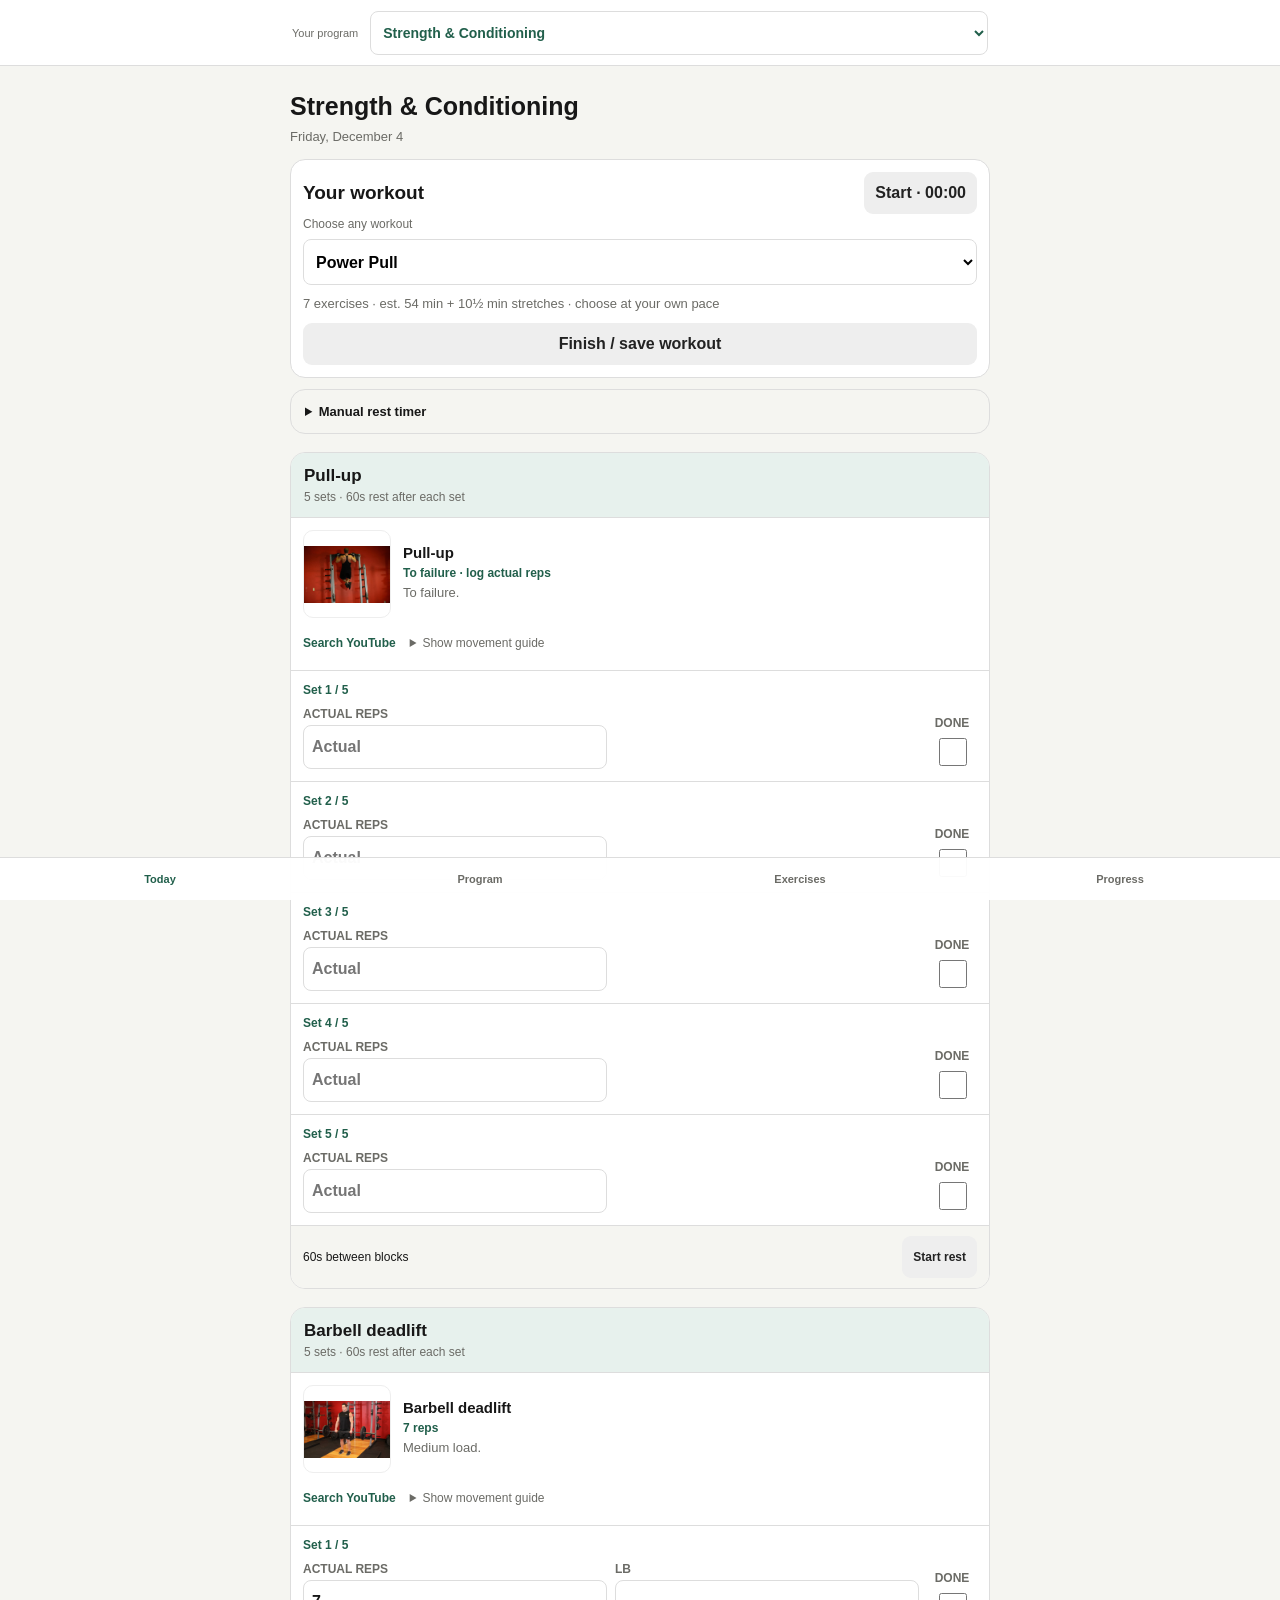
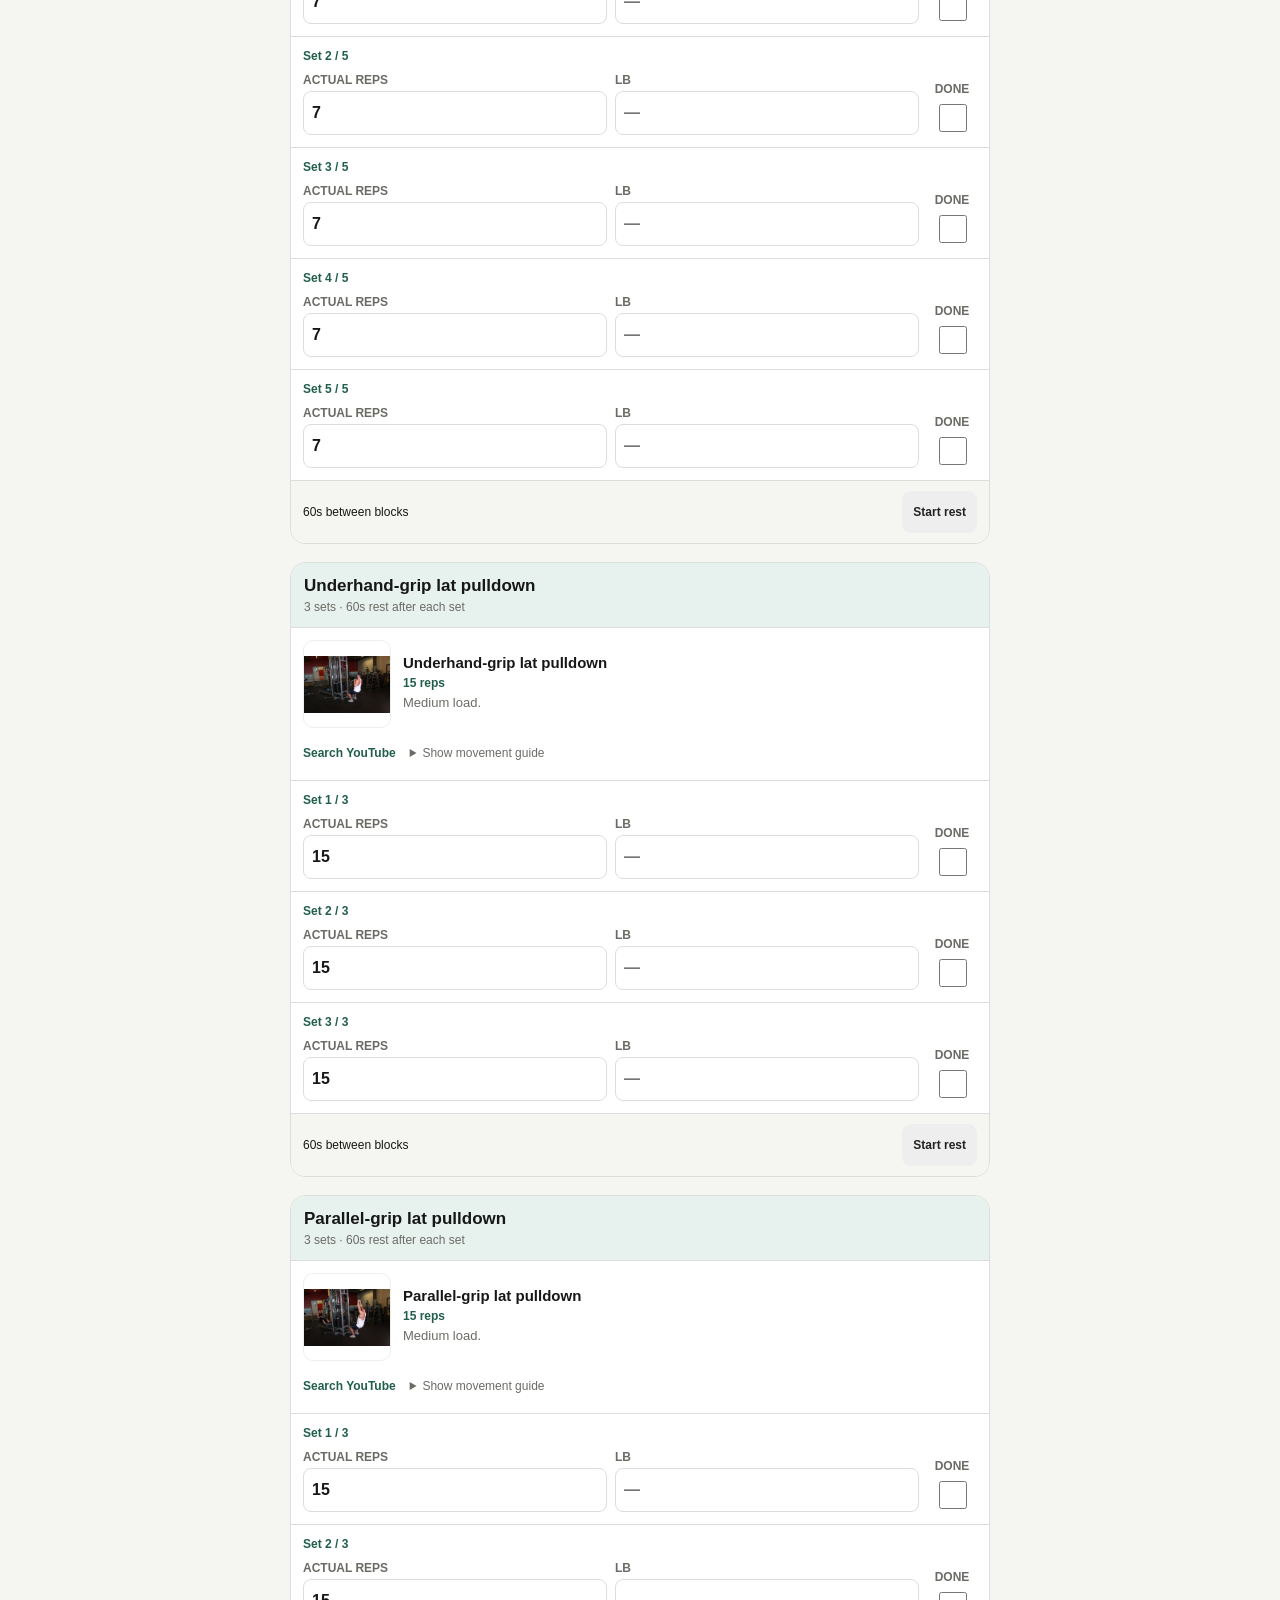
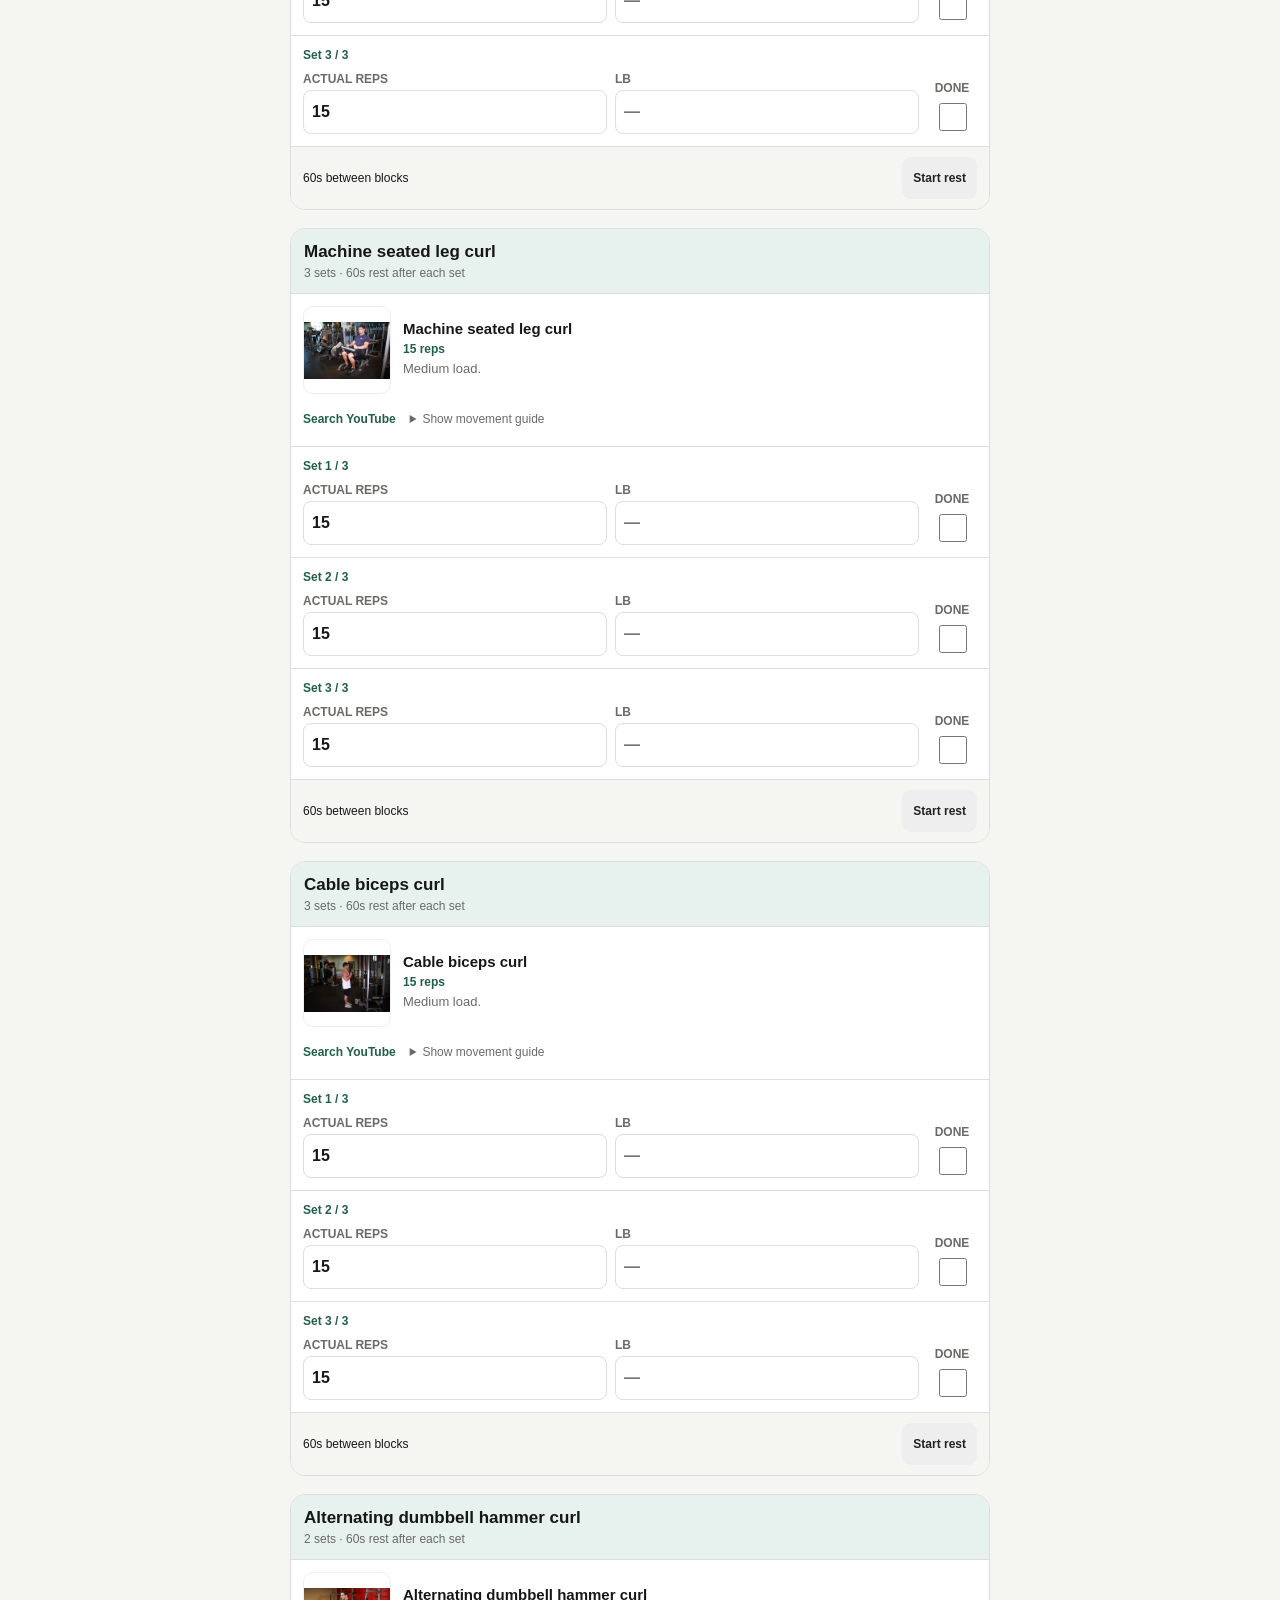
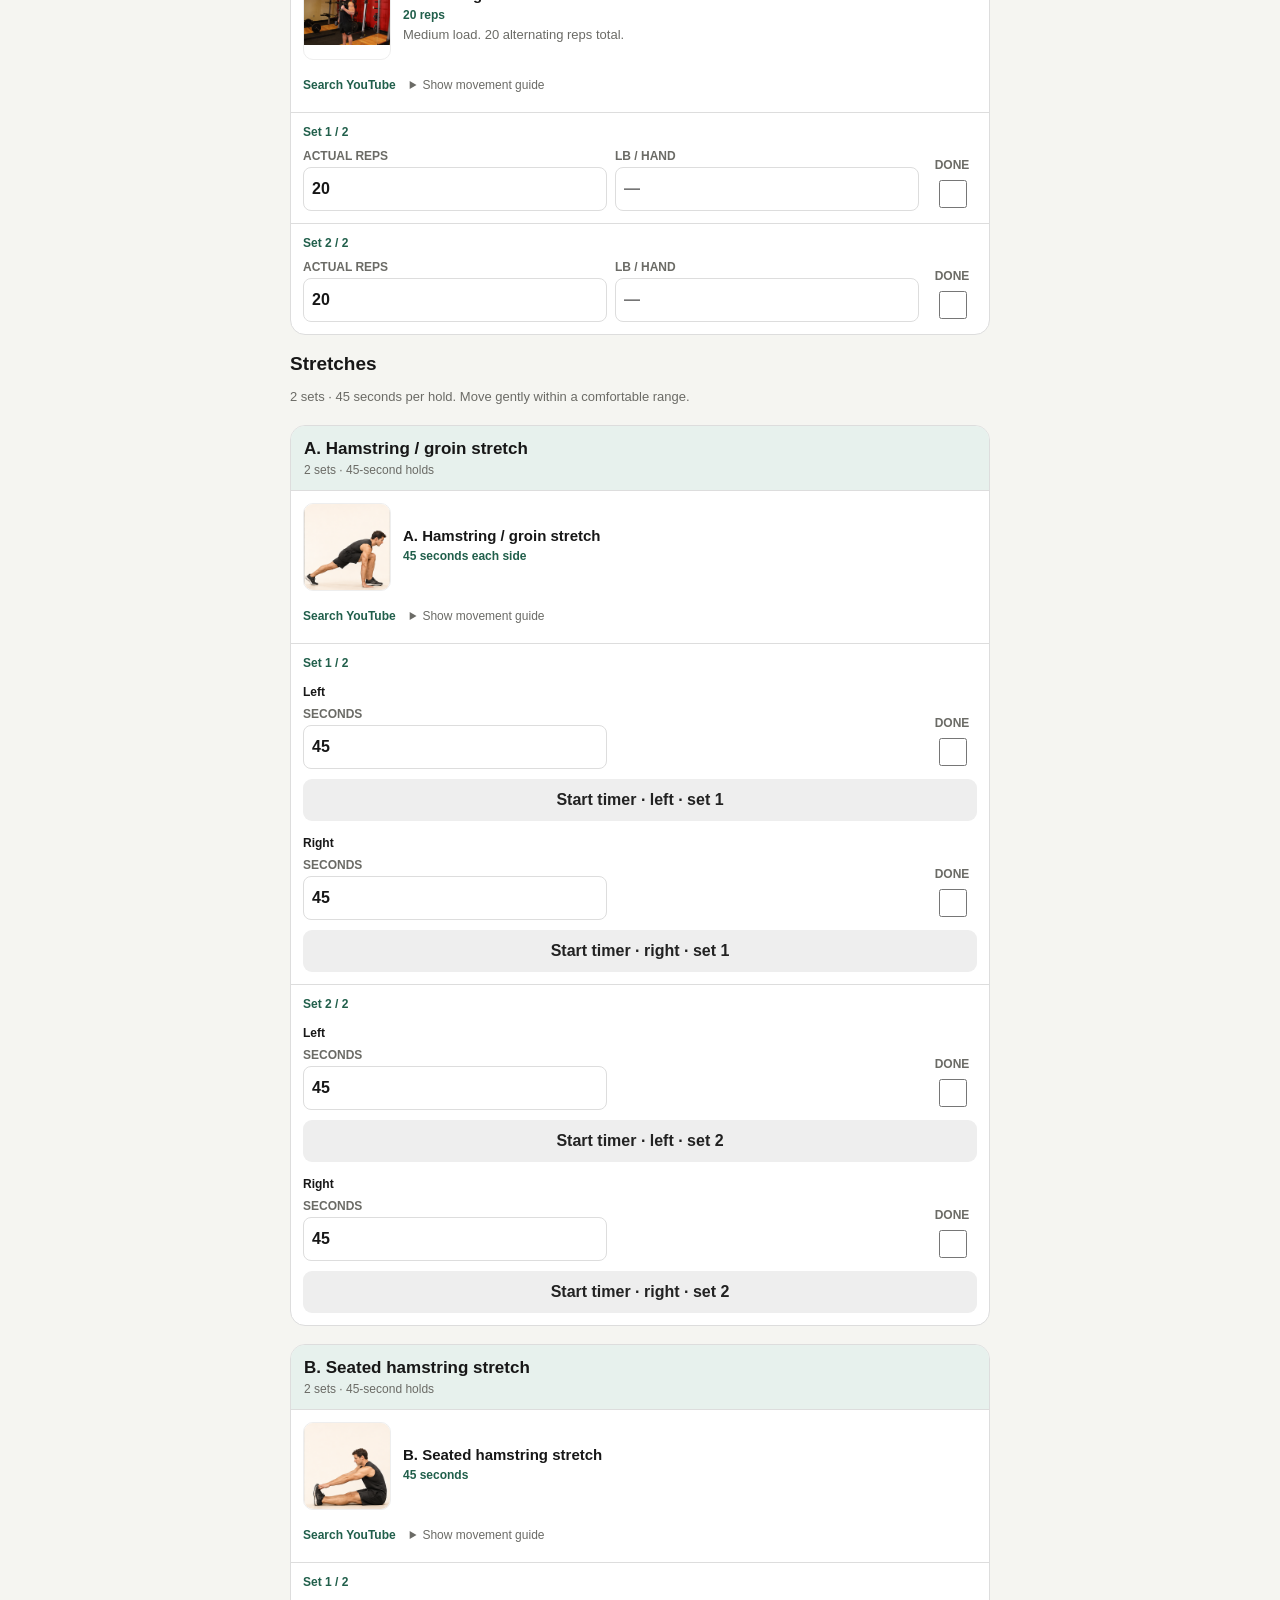
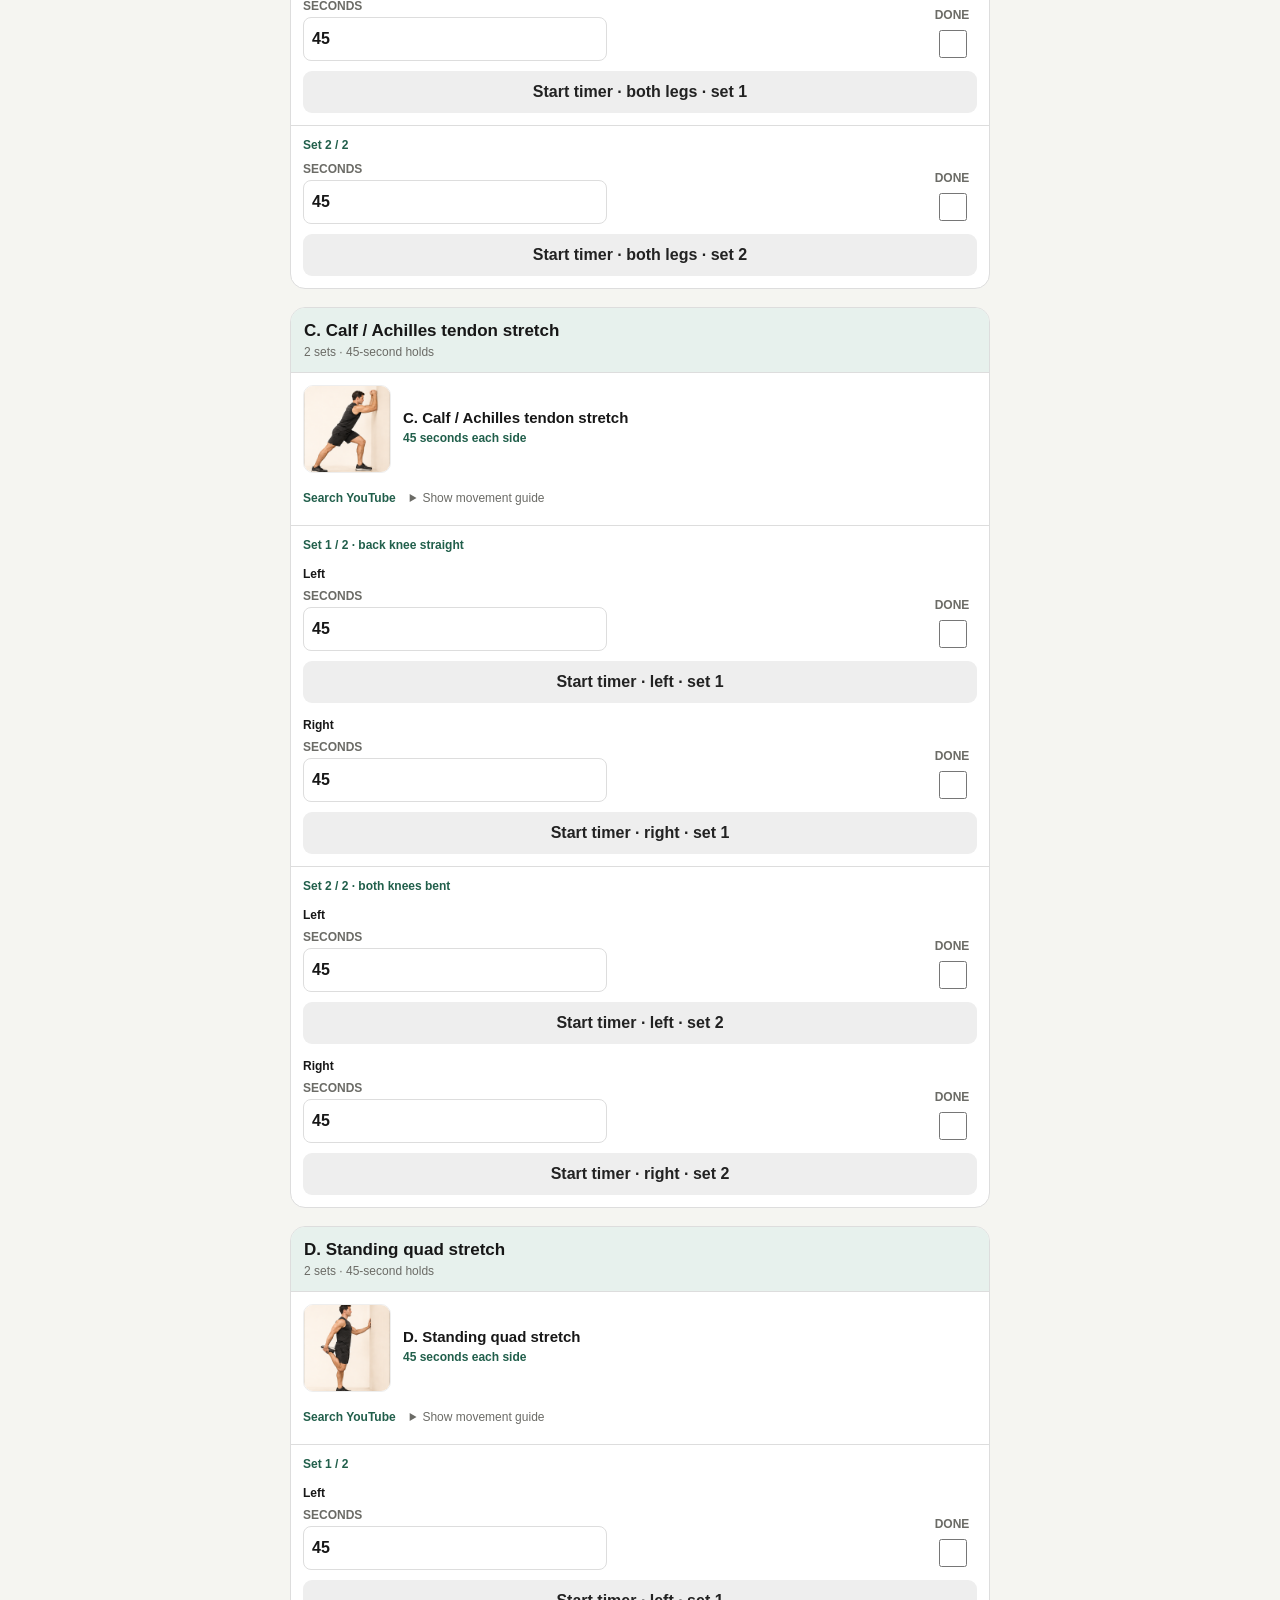
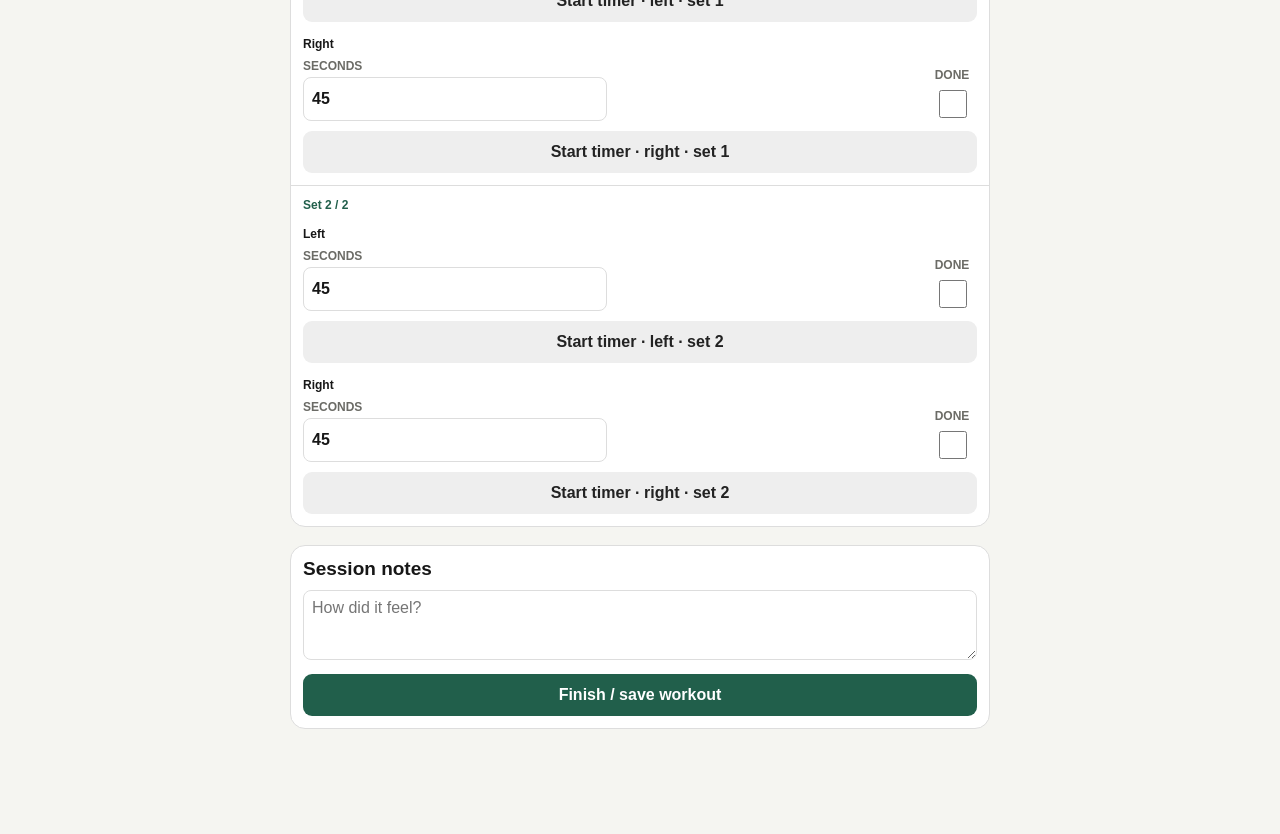
<file: index.html>
<!doctype html>
<html lang="en">
<head>
  <meta charset="utf-8">
  <meta name="viewport" content="width=device-width,initial-scale=1,viewport-fit=cover">
  <meta name="theme-color" content="#215f4b">
  <title>Strength &amp; Conditioning</title>
  <link rel="icon" href="data:,">
  <link rel="stylesheet" href="styles.css?v=20261112">
  <link rel="stylesheet" href="strength.css?v=20261122-1">
  <script src="strength-data.js?v=20261122-2" defer></script>
  <script src="strength-app.js?v=20261122-2" defer></script>
</head>
<body>
  <header class="program-switcher">
    <label for="programChoice">Your program</label>
    <select id="programChoice"><option value="strength">Strength &amp; Conditioning</option><option value="bangtao">Bangtao Prep</option></select>
  </header>
  <div id="storageNotice" role="status" hidden></div>
  <main id="strengthShell">
    <div class="wrap">
      <section id="today" class="active" aria-labelledby="todayTitle">
        <h1 id="todayTitle">Strength &amp; Conditioning</h1>
        <p id="date" class="muted"></p>
        <div class="card">
          <div class="head"><h2>Your workout</h2><button id="sessionToggle" class="secondary" aria-label="Start session timer">Start · <span id="sessionTime">00:00</span></button></div>
          <label class="micro" for="workoutChoice">Choose any workout</label>
          <select id="workoutChoice"></select>
          <div id="workoutSummary" class="muted"></div><p id="weightHint" class="micro" hidden>Grey weights are from a previous workout. Tick Done to confirm or enter a new weight.</p>
          <div id="sessionStatus" role="status"></div><button class="secondary full" data-action="finishWorkout">Finish / save workout</button>
        </div>
        <details class="card manual-rest"><summary>Manual rest timer</summary><p class="muted">Automatic rest follows each exercise or round. Start a different rest here.</p><div class="row" id="manualRestChoices"></div></details>
        <div id="todayPlan"></div>
        <div class="card"><h2>Session notes</h2><label class="sr-only" for="notes">Session notes</label><textarea id="notes" placeholder="How did it feel?"></textarea><button id="saveWorkout" class="full">Finish / save workout</button></div>
      </section>
      <section id="program" aria-labelledby="programTitle"><h1 id="programTitle">Your program</h1><p class="muted">Choose the session that fits your day. Targets stay fixed; log the reps and weights you actually use.</p><div id="programList"></div></section>
      <section id="library" aria-labelledby="libraryTitle"><h1 id="libraryTitle">Exercises</h1><label for="librarySearch">Search exercises</label><input type="search" id="librarySearch" placeholder="Exercise name"><label for="libraryFilter">Workout</label><select id="libraryFilter"><option value="">All workouts</option></select><p class="muted">Movement guides shared across your workouts. Sets and targets belong to each workout.</p><div id="libraryList"></div><p class="micro">Reference photos: <a href="assets/exercises/SOURCES.md">sources and credits</a>.</p></section>
      <section id="progress" aria-labelledby="progressTitle"><h1 id="progressTitle">Progress</h1><div class="card summary-metrics"><div>Completed sessions <b id="logged" class="big">0</b></div></div><div id="history"></div><div class="card"><h2>Backup your data</h2><p class="muted">Download both programs’ data. Restore a backup in an empty browser.</p><button id="exportData" class="secondary">Download backup</button> <label class="backup-import">Restore backup <input id="importData" type="file" accept="application/json,.json"></label><p id="backupStatus" role="status" class="muted"></p></div></section>
    </div>
    <nav class="tabs" aria-label="Main navigation">
      <button data-tab="today" class="active" aria-current="page">Today</button><button data-tab="program">Program</button><button data-tab="library">Exercises</button><button data-tab="progress">Progress</button>
    </nav>
    <aside id="restTimer" class="floating-timer" role="status" hidden><div><b id="restLabel">Rest</b><span id="restCount" aria-live="off">01:00</span></div><div class="rest-actions"><button class="secondary" data-adjust-rest="15">+15s</button><button class="secondary" data-adjust-rest="30">+30s</button><button id="skipRest" class="secondary">Skip</button></div></aside>
    <aside id="exerciseTimer" class="floating-timer exercise-clock" role="status" hidden><div><b id="exerciseLabel">Exercise</b><span id="exerciseCount" aria-live="off">00:20</span></div><button id="cancelExercise" class="secondary">Cancel</button></aside>
  </main>
  <div id="legacyMount" hidden></div>
</body>
</html>
</file>
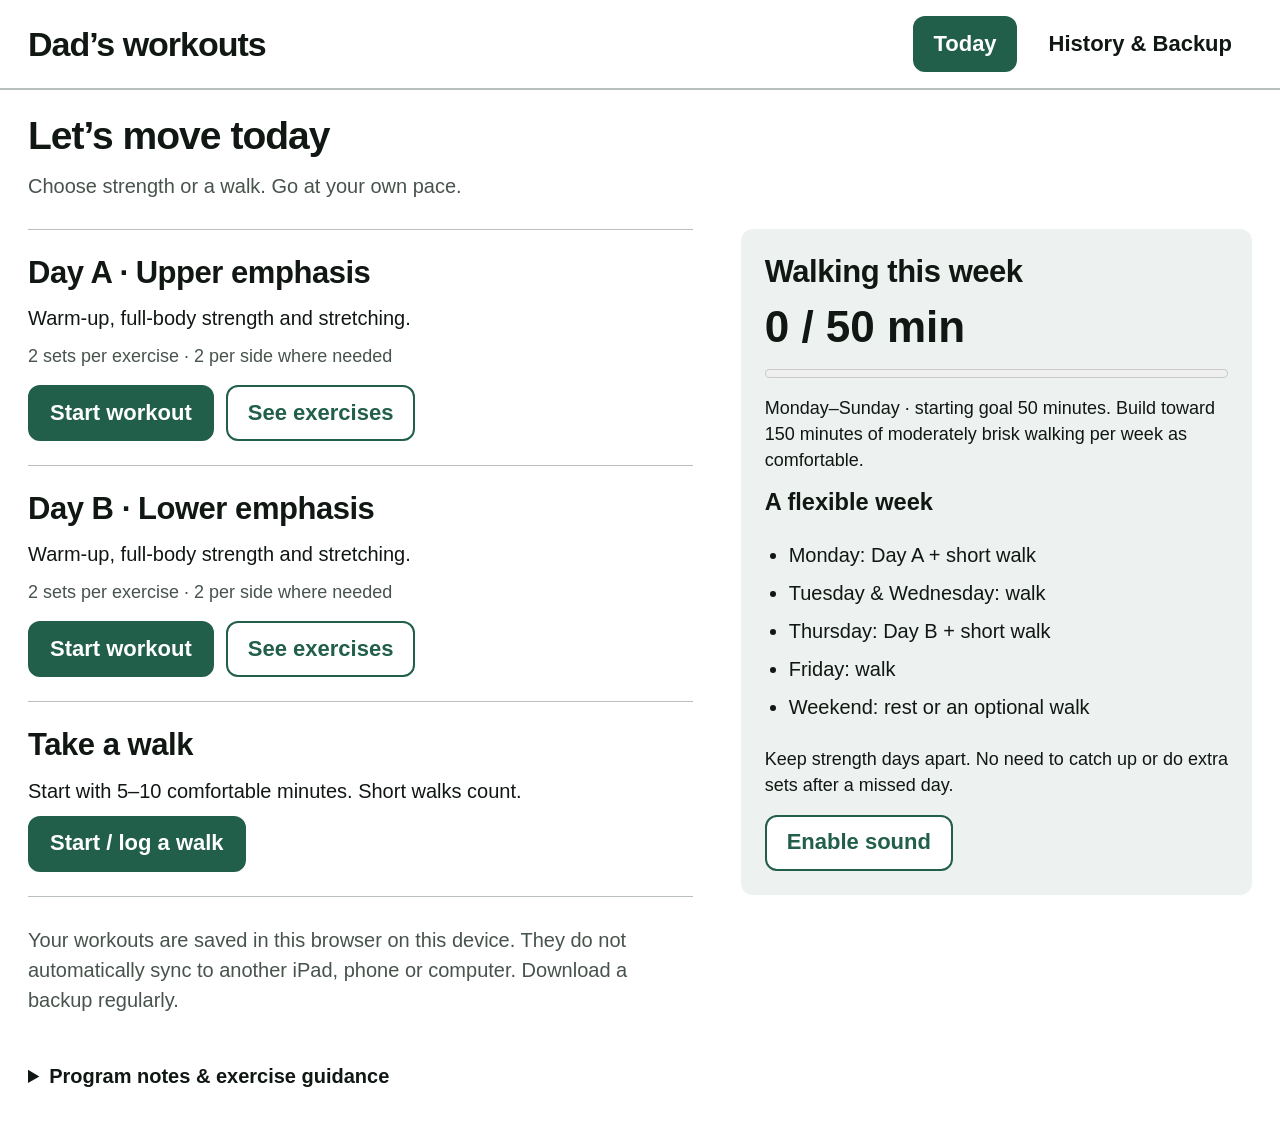
<file: dad/index.html>
<!doctype html>
<html lang="en">
<head>
  <meta charset="utf-8">
  <meta name="viewport" content="width=device-width, initial-scale=1, viewport-fit=cover">
  <meta name="theme-color" content="#215f4b">
  <meta name="description" content="Simple strength, mobility and walking workouts. Saved on your device.">
  <title>Dad’s workouts</title>
  <link rel="icon" href="data:,">
  <link rel="stylesheet" href="styles.css?v=sides-and-holds-20261128">
  <script src="workouts.js?v=sides-and-holds-20261128" defer></script>
  <script src="storage.js?v=sides-and-holds-20261128" defer></script>
  <script src="app.js?v=sides-and-holds-20261128" defer></script>
</head>
<body>
  <a class="skip-link" href="#main">Skip to workout</a>
  <header class="site-header">
    <a class="brand" href="#today">Dad’s workouts</a>
    <nav aria-label="Main navigation">
      <a href="#today" id="navToday">Today</a>
      <a href="#history" id="navHistory">History &amp; Backup</a>
    </nav>
  </header>
  <div id="storageNotice" class="notice danger" role="alert" hidden></div>
  <div id="announcement" class="sr-only" role="status" aria-live="polite"></div>
  <main id="main" tabindex="-1"></main>
  <aside id="timerPanel" class="timer-panel" aria-label="Workout timer" hidden></aside>
  <dialog id="confirmDialog" aria-labelledby="dialogTitle">
    <h2 id="dialogTitle"></h2><p id="dialogMessage"></p>
    <div class="button-row"><button id="dialogCancel" class="secondary">Go back</button><button id="dialogConfirm">Save workout</button></div>
  </dialog>
  <noscript><p class="notice">Please enable JavaScript to use the workout tracker.</p></noscript>
</body>
</html>
</file>
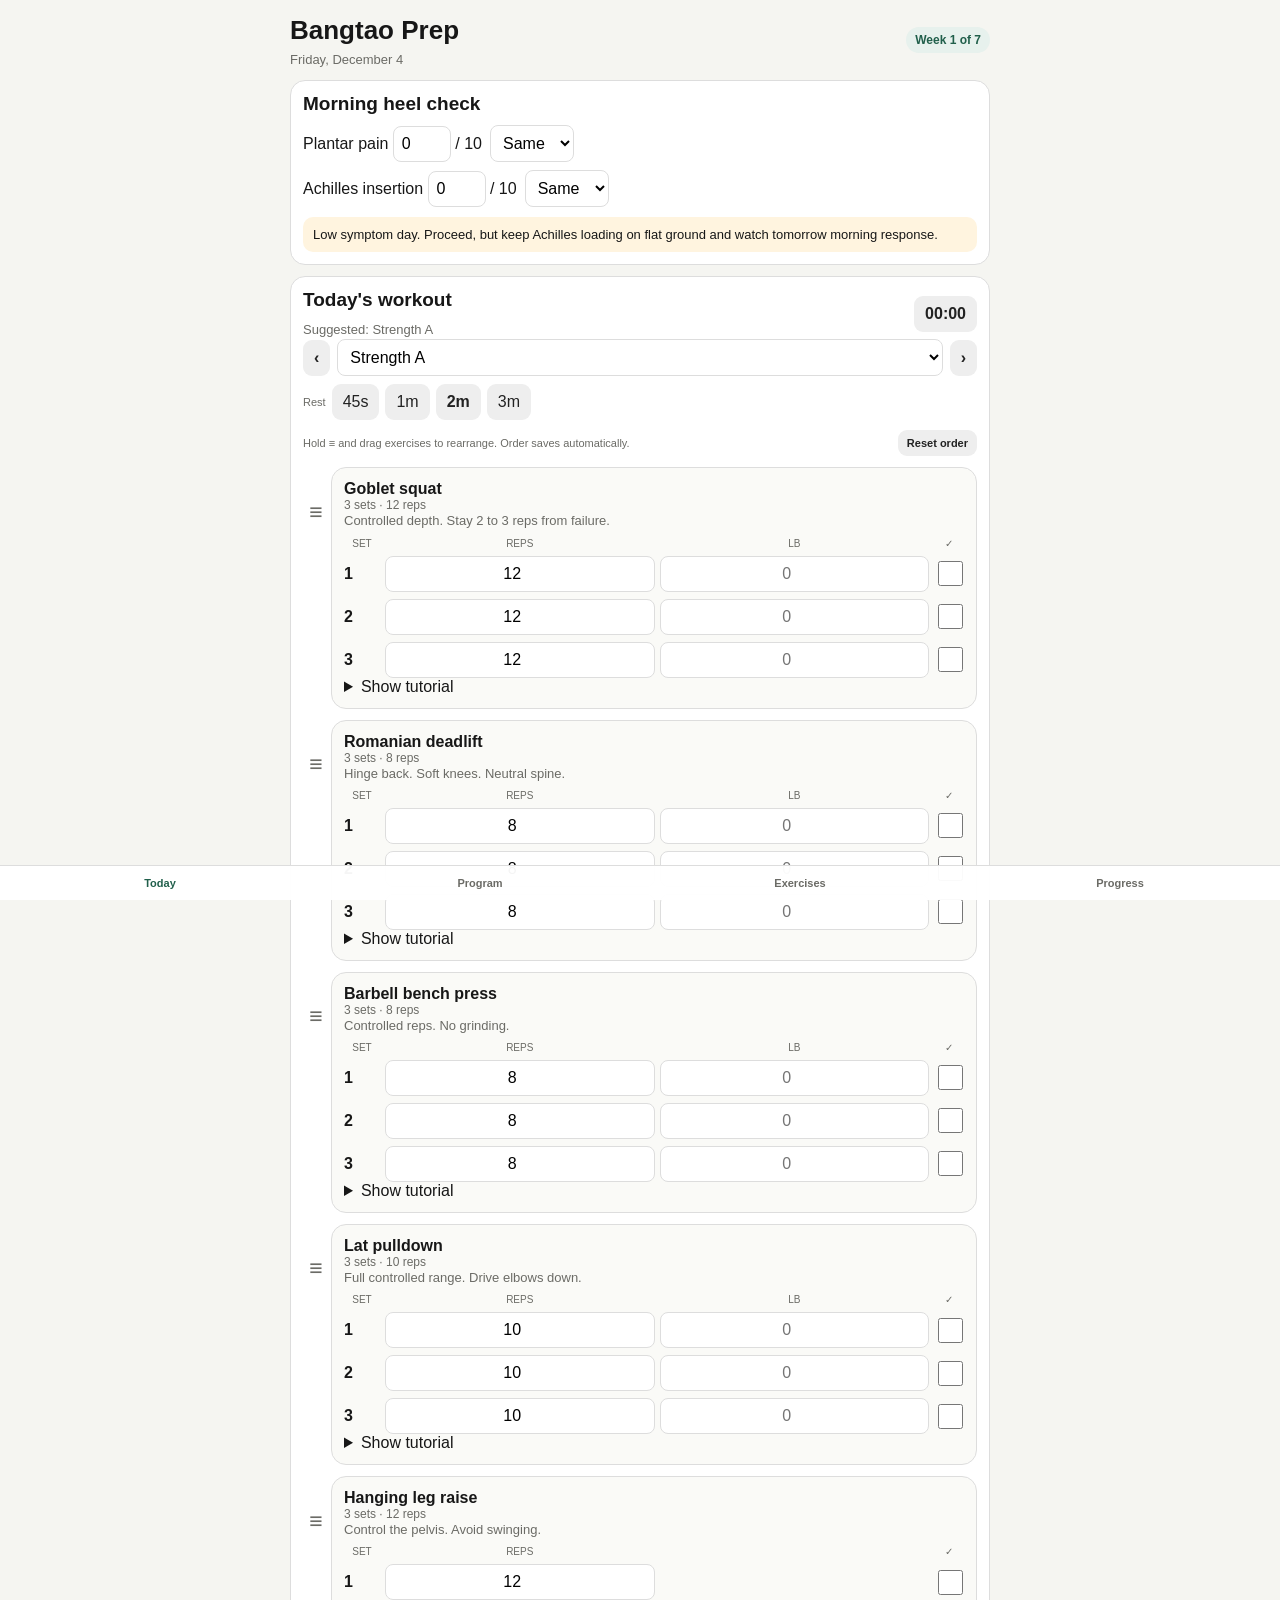
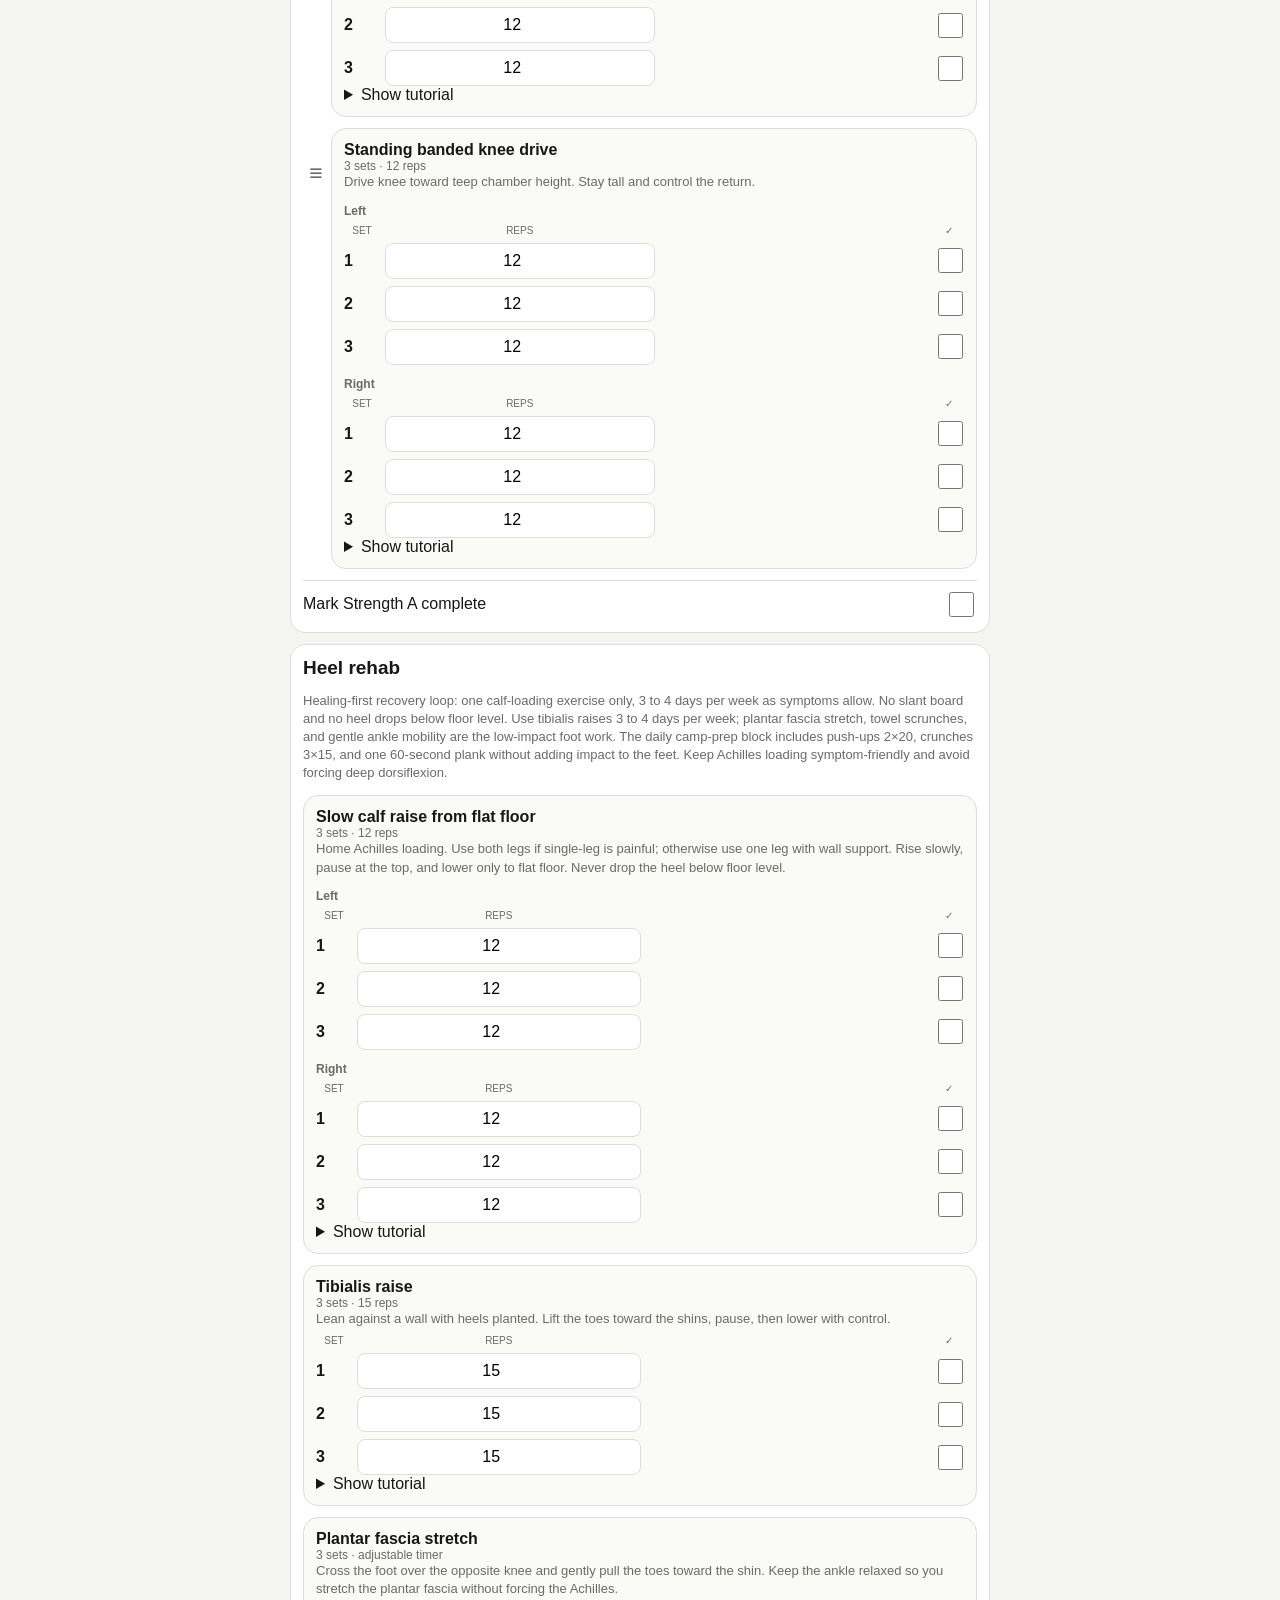
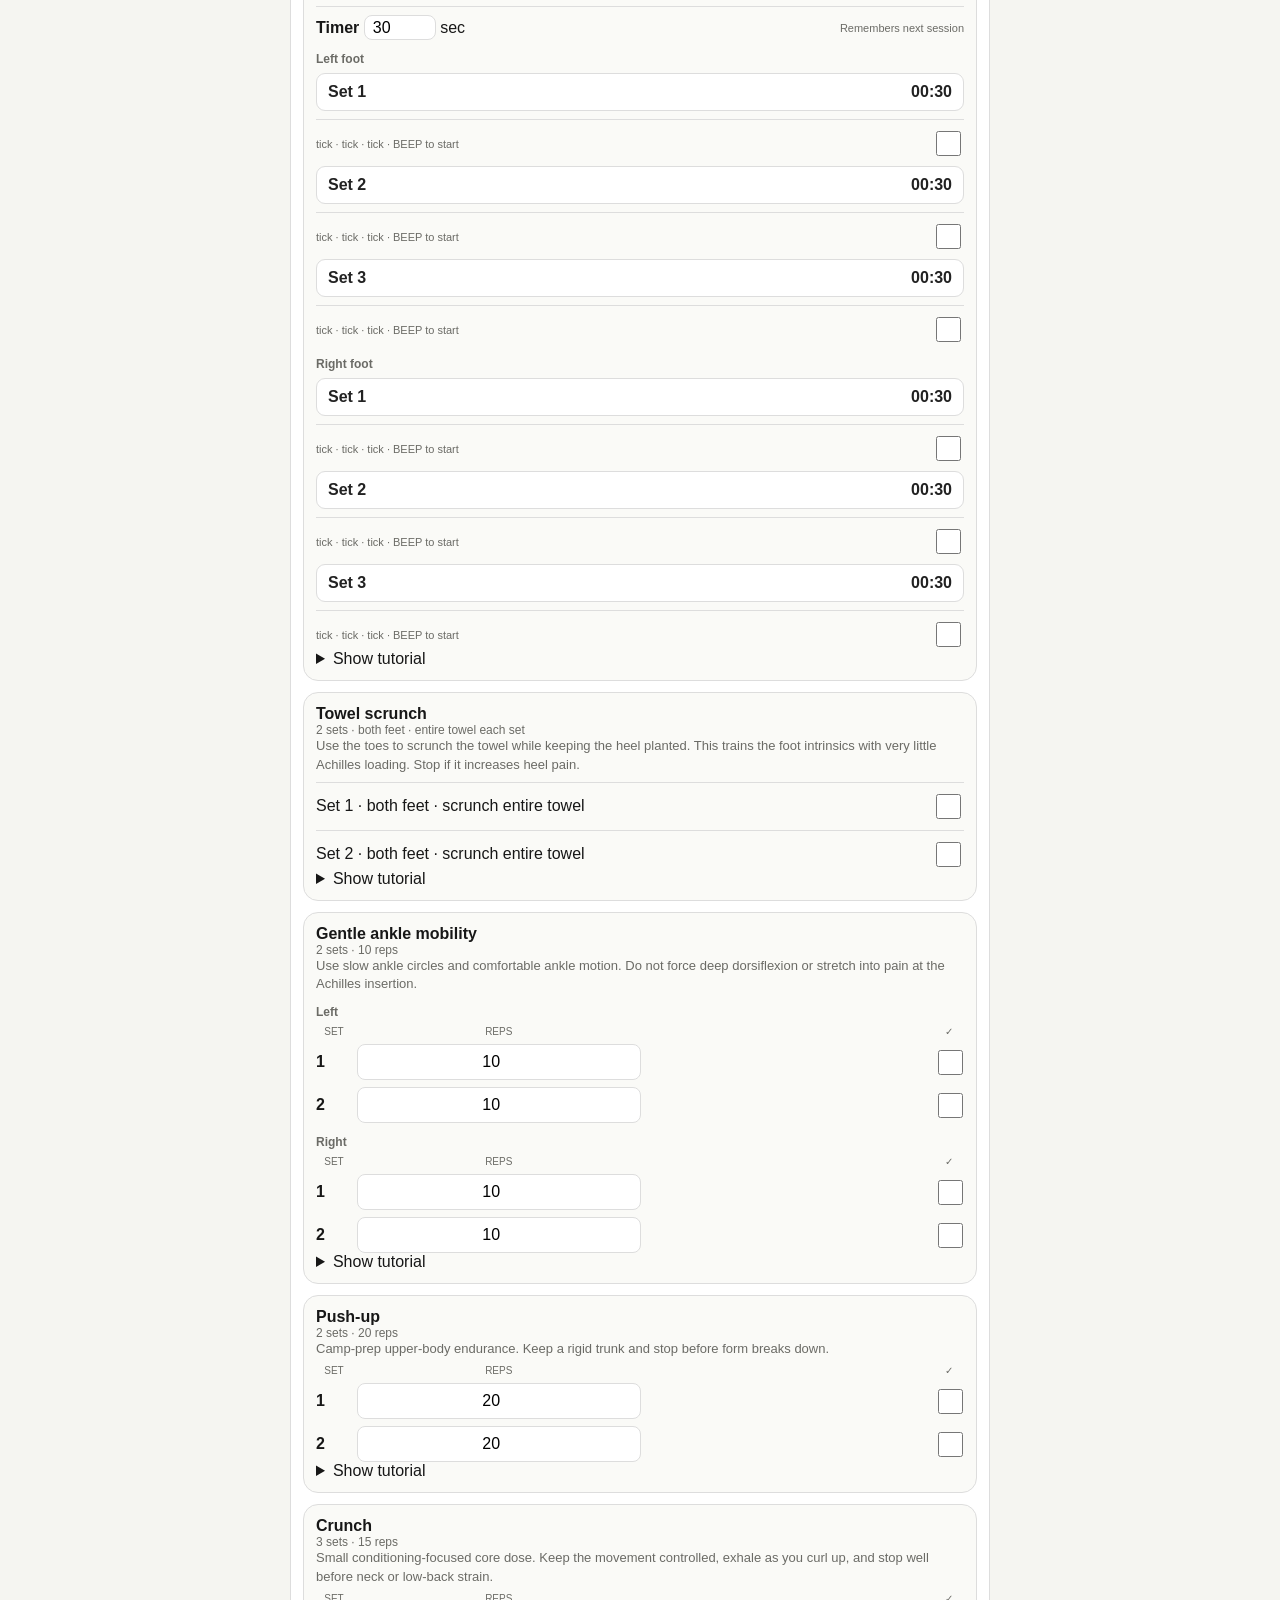
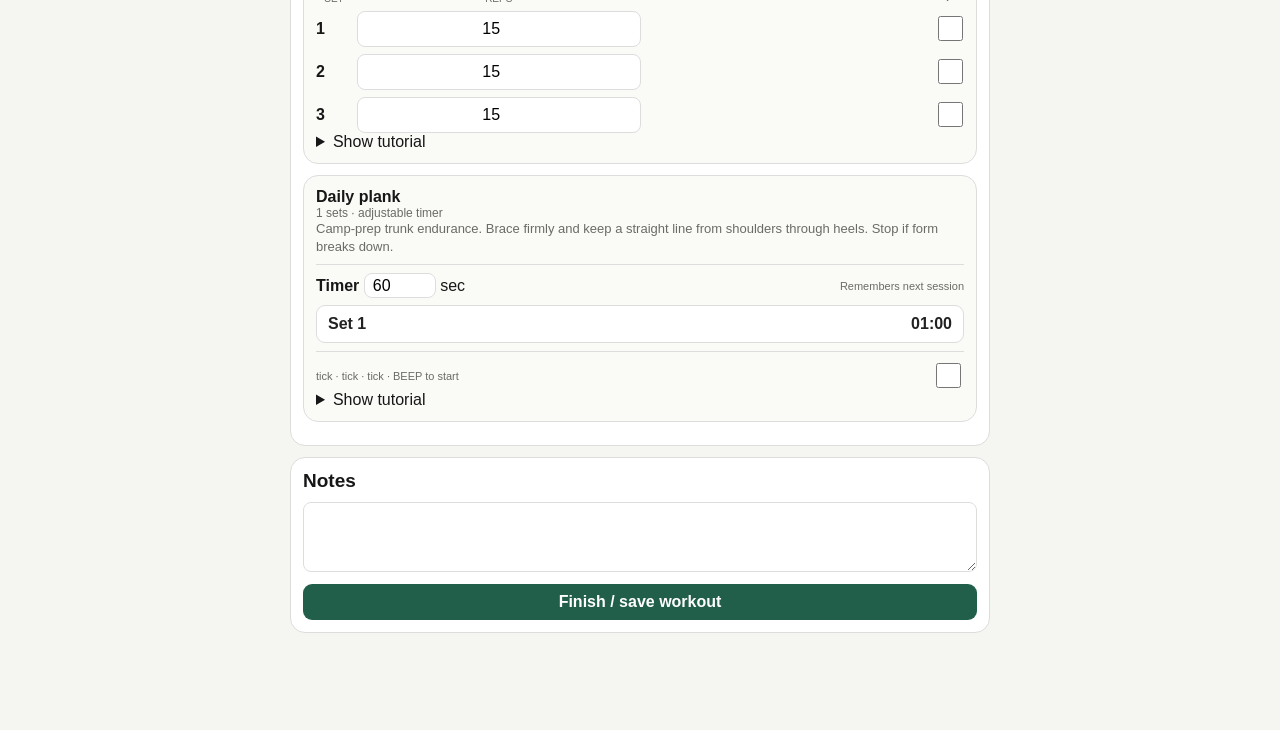
<file: bangtao.html>
<!DOCTYPE html><html lang="en"><head><meta charset="UTF-8"><meta name="viewport" content="width=device-width,initial-scale=1,maximum-scale=1,viewport-fit=cover"><meta name="theme-color" content="#215f4b"><title>Bangtao Prep</title><link rel="stylesheet" href="styles.css?v=20261010-1"></head><body><div class="wrap"><section id="today" class="active"><div class="row between"><div><h1>Bangtao Prep</h1><div id="date" class="muted"></div></div><span id="weekpill" class="pill"></span></div><div class="card"><h2>Morning heel check</h2><div class="row"><label>Plantar pain <input id="plantarPain" type="number" min="0" max="10" value="0" style="width:58px"> / 10</label><select id="plantarTrend"><option>Better</option><option selected>Same</option><option>Worse</option></select></div><div class="row" style="margin-top:8px"><label>Achilles insertion <input id="achillesPain" type="number" min="0" max="10" value="0" style="width:58px"> / 10</label><select id="achillesTrend"><option>Better</option><option selected>Same</option><option>Worse</option></select></div><div id="warning" class="warning" style="margin-top:10px"></div></div><div class="card"><div class="head"><div><h2>Today's workout</h2><div id="suggestion" class="muted"></div></div><button class="secondary" onclick="startSession()"><span id="sessionTime">00:00</span></button></div><div class="rotation"><button class="secondary" onclick="cycleWorkout(-1)">‹</button><select id="workoutChoice" onchange="chooseWorkout(this.value)"></select><button class="secondary" onclick="cycleWorkout(1)">›</button></div><div id="todayPlan"></div></div><div class="card"><h2>Heel rehab</h2><p class="muted">Healing-first recovery loop: one calf-loading exercise only, 3 to 4 days per week as symptoms allow. No slant board and no heel drops below floor level. Use tibialis raises 3 to 4 days per week; plantar fascia stretch, towel scrunches, and gentle ankle mobility are the low-impact foot work. The daily camp-prep block includes push-ups 2×20, crunches 3×15, and one 60-second plank without adding impact to the feet. Keep Achilles loading symptom-friendly and avoid forcing deep dorsiflexion.</p><div id="rehab"></div></div><div class="card"><h2>Notes</h2><textarea id="notes"></textarea><button style="width:100%;margin-top:8px" onclick="saveToday()">Finish / save workout</button></div></section><section id="program"><h1>Program</h1><div class="card"><h2>7 week overview</h2><p class="muted">Weekly targets matter more than fixed weekdays. Strength A and B are biased toward Saturday and Sunday. Completed workouts stay available in the workout picker if you want to repeat them; suggestions still prioritize unfinished weekly targets.</p><div class="overviewgrid"><div class="overviewbox"><b>Strength A</b><div class="muted">1× / week</div></div><div class="overviewbox"><b>Strength B</b><div class="muted">1× / week</div></div><div class="overviewbox"><b>Upper + cardio</b><div class="muted">Optional 1× / week</div></div><div class="overviewbox"><b>Bike + bands</b><div class="muted">1× / week</div></div><div class="overviewbox"><b>Shadow + teep</b><div class="muted">1× / week</div></div><div class="overviewbox"><b>Kickboxing</b><div class="muted">3 to 4× / week</div></div><div class="overviewbox"><b>Foot + Achilles rehab</b><div class="muted">Daily low-impact work; calf + tibialis 3–4× / week</div></div></div></div><div class="card"><h2>Strength A</h2><div class="muted">Goblet squat · RDL · Barbell bench · Lat pulldown · Hanging leg raise · Banded knee drive</div></div><div class="card"><h2>Strength B</h2><div class="muted">Regular split squat · Single leg RDL · Kettlebell swing · Cable row · Plank · Side plank (both sides) · Pull ups · Farmer carry</div></div><div class="card"><h2>Upper + cardio</h2><div class="muted">Dumbbell shoulder press · Lateral raise · Bent-over dumbbell lateral raise · Biceps curl · Cable triceps pushdown · low-impact cardio</div></div><div class="card"><h2>Bike + band conditioning</h2><div class="muted">Steady low-impact bike; explosive foot drills paused while heel/Achilles heal</div></div><div class="card"><div class="row"><select id="weekSelect" onchange="setWeek(this.value)"></select><span id="phase" class="pill"></span></div><p id="focus" class="muted"></p></div><div class="card"><h2>Kickboxing availability</h2><div id="slots"></div><button style="width:100%" onclick="saveSlots()">Update week</button></div><div class="card"><h2>This week's status</h2><div id="weeklyStatus"></div></div><div class="card"><h2>7 day schedule</h2><div id="weekPlan"></div></div></section><section id="library"><h1>Exercises</h1><div id="libraryList"></div></section><section id="progress"><h1>Progress</h1><div class="card"><div class="row"><div class="metric">Logged<div id="logged" class="big">0</div></div><div class="metric">Avg plantar<div id="avgPlantar" class="big">0</div></div><div class="metric">Avg Achilles<div id="avgAchilles" class="big">0</div></div></div></div><div class="card"><h2>History</h2><p class="muted">Tap any saved day to review the workout, sets, reps, weights, pain score, notes, and completion status.</p><div id="history"></div></div><div class="card"><h2>Program data</h2><p class="muted">Your workout history is stored only in this browser. This button deletes only Bangtao program data from this browser.</p><button style="width:100%;background:#8b2e2e" onclick="deleteProgramData()">Delete All Program Data</button></div></section></div><div class="tabs"><button id="tabToday" class="active" onclick="show('today')">Today</button><button id="tabProgram" onclick="show('program')">Program</button><button id="tabLibrary" onclick="show('library')">Exercises</button><button id="tabProgress" onclick="show('progress')">Progress</button></div><script src="exercises_20261002.js?v=10"></script><script src="app.js?v=20261112-2"></script><script src="session_runtime.js?v=20261112-2"></script><script src="timer_runtime.js?v=20261010-1"></script><script src="rest_timer.js?v=20261010-1"></script><script src="cleanup.js?v=20261112-2"></script></body></html>
</file>
<file: styles.css>
:root{--bg:#f5f5f1;--card:#fff;--text:#171717;--muted:#6b6b66;--border:#ddd;--accent:#215f4b;--soft:#e7f1ed;--warn:#fff4df}*{box-sizing:border-box;min-width:0}html,body{margin:0;max-width:100%;overflow-x:hidden}body{background:var(--bg);color:var(--text);font-family:-apple-system,BlinkMacSystemFont,"Segoe UI",sans-serif;padding-bottom:76px}.wrap{max-width:720px;margin:auto;padding:10px}h1{font-size:26px;margin:5px 0}h2{font-size:19px;margin:0 0 10px}.muted{font-size:13px;color:var(--muted);line-height:1.4}.micro{font-size:11px;color:var(--muted)}.card,.exercise{background:#fff;border:1px solid var(--border);border-radius:15px;padding:12px;margin:11px 0;overflow:hidden}.exercise{background:#fafaf7}.row,.head,.complete{display:flex;align-items:center;gap:8px;flex-wrap:wrap}.between,.head,.complete{justify-content:space-between}.pill{background:var(--soft);color:var(--accent);padding:6px 9px;border-radius:999px;font-size:12px;font-weight:800}.warning{background:var(--warn);padding:10px;border-radius:10px;font-size:13px}.rotation{display:flex;gap:7px;align-items:center}.rotation select{flex:1}button,input,select,textarea{font:inherit;max-width:100%}button{border:0;border-radius:9px;background:var(--accent);color:#fff;padding:9px 11px;font-weight:700}button.secondary{background:#eee;color:#222}input[type=number],select,textarea{border:1px solid var(--border);border-radius:8px;padding:8px;background:#fff}textarea{width:100%;min-height:70px}.tabs{position:fixed;bottom:0;left:0;right:0;background:#fffffff5;border-top:1px solid var(--border);display:flex;z-index:20;padding-bottom:env(safe-area-inset-bottom)}.tabs button{flex:1;background:transparent;color:var(--muted);border-radius:0;padding:11px 2px;font-size:11px}.tabs button.active{color:var(--accent)}section{display:none}section.active{display:block}.title{font-weight:800}.meta{font-size:12px;color:var(--muted)}.tag{font-size:10px;border:1px solid var(--border);border-radius:999px;padding:4px 7px;color:var(--muted)}.sethead,.setrow{display:grid;grid-template-columns:36px minmax(52px,1fr) minmax(52px,1fr) 30px;gap:5px;align-items:center;margin-top:7px}.sethead{font-size:10px;color:var(--muted);text-align:center}.setrow input{width:100%;text-align:center}.setrow input[type=checkbox],.complete input{width:25px;height:25px}.side{font-size:12px;font-weight:800;color:var(--muted);margin-top:12px}.timerbtn{width:100%;display:flex;justify-content:space-between;background:#fff;color:#222;border:1px solid var(--border);margin-top:7px}.timerbtn.running{background:var(--soft);border-color:var(--accent)}.count{font-variant-numeric:tabular-nums;font-weight:800}.complete{padding-top:8px;margin-top:8px;border-top:1px solid var(--border)}.video{position:relative;padding-bottom:56.25%;height:0;overflow:hidden;border-radius:9px;background:#000;margin-top:8px}.video iframe{position:absolute;inset:0;width:100%;height:100%;border:0}.ytlink{display:block;margin-top:8px;font-size:12px;color:var(--accent);font-weight:700;text-decoration:none}.slot,.day{padding:9px 0;border-top:1px solid var(--border)}.slot{display:flex;justify-content:space-between}.slot input{width:24px;height:24px}.overviewgrid{display:grid;grid-template-columns:1fr 1fr;gap:8px}.overviewbox{border:1px solid var(--border);border-radius:11px;padding:10px;background:#fafaf7}.metric{flex:1;min-width:90px;border:1px solid var(--border);border-radius:11px;padding:9px}.big{font-size:21px;font-weight:800}.bikegrid{display:grid;gap:8px}.bikegrid label{display:grid;grid-template-columns:1fr 80px;align-items:center}.bikebtn{width:100%;font-size:17px}@media(max-width:390px){.wrap{padding:8px}.sethead,.setrow{grid-template-columns:32px minmax(46px,1fr) minmax(46px,1fr) 28px}.overviewgrid{grid-template-columns:1fr}.tabs button{font-size:10px}.rotation{flex-wrap:wrap}.rotation select{width:100%;flex-basis:100%}}
.reorderbar{display:flex;align-items:center;justify-content:space-between;gap:8px;margin:10px 0}.reorderbar .micro{flex:1}.reorderbar button{font-size:11px;padding:7px 9px;white-space:nowrap}.reorderitem{position:relative;padding-left:28px}.reorderitem>.exercise{margin-top:11px}.draghandle{position:absolute;left:0;top:24px;width:26px;height:42px;display:flex;align-items:center;justify-content:center;font-size:23px;font-weight:800;color:var(--muted);cursor:grab;touch-action:none;user-select:none;-webkit-user-select:none;z-index:3}.reorderitem.dragging{opacity:.55}.reorderitem.dragging>.exercise{border-color:var(--accent);box-shadow:0 2px 10px #00000014}@media(max-width:390px){.reorderbar{align-items:flex-start}.reorderitem{padding-left:25px}.draghandle{width:24px;font-size:21px}}
</file>
<file: strength.css>
[hidden] {
  display:none!important;
}
body {
  padding-top:76px;
}
.program-switcher {
  position:fixed;
  top:0;
  left:0;
  right:0;
  z-index:30;
  background:#fffffff5;
  border-bottom:1px solid var(--border);
  padding:10px max(12px,calc((100% - 696px)/2));
  display:flex;
  align-items:center;
  gap:12px;
  min-height:66px;
}
.program-switcher label {
  font-size:11px;
  color:var(--muted);
  white-space:nowrap;
}
.program-switcher select {
  flex:1;
  font-weight:700;
  color:var(--accent);
  font-size:14px;
  min-height:44px;
}
h1 {
  font-size:25px;
  line-height:1.2;
}
#date {
  margin-top:7px;
}
.head h2 {
  margin:0;
}
#workoutChoice {
  width:100%;
  margin:7px 0 10px;
  font-weight:700;
  min-height:46px;
}
button,summary {
  cursor:pointer;
}
button {
  min-height:42px;
}
button:focus-visible,summary:focus-visible,select:focus-visible,input:focus-visible,textarea:focus-visible {
  outline:3px solid #b18323;
  outline-offset:3px;
}
a {
  color:var(--accent);
}
.full {
  width:100%;
  margin-top:10px;
}
.manual-rest {
  font-size:13px;
  background:transparent;
}
.manual-rest summary {
  font-weight:700;
  padding:2px;
}
.workout-block {
  margin:18px 0;
  border:1px solid var(--border);
  border-radius:15px;
  overflow:hidden;
  background:#fff;
}
.block-header {
  padding:13px;
  background:var(--soft);
  border-bottom:1px solid var(--border);
}
.block-header h2 {
  margin:0 0 4px;
  font-size:17px;
}
.block-header p {
  margin:0;
}
.round {
  padding:12px;
  border-bottom:1px solid var(--border);
}
.round:last-child {
  border-bottom:0;
}
.round-title {
  font-size:12px;
  color:var(--accent);
  margin:0 0 10px;
  font-weight:800;
}
.round:has(.set-complete:checked) {
  background:#fcfdfa;
}
.exercise-info {
  display:flex;
  gap:12px;
  align-items:center;
}
.exercise-photo {
  width:88px;
  height:88px;
  flex:0 0 88px;
  object-fit:contain;
  background:#fff;
  border-radius:10px;
  border:1px solid #eee;
}
.exercise-heading {
  flex:1;
}
.exercise-heading h3 {
  font-size:15px;
  margin:0 0 4px;
  line-height:1.3;
}
.exercise-heading p {
  margin:4px 0;
}
.photo-fallback {
  font-size:11px;
  color:var(--muted);
  display:flex;
  align-items:center;
  text-align:center;
  padding:8px;
}
.movement-card {
  padding:10px 0;
}
.movement-card+.movement-card {
  border-top:1px dashed var(--border);
  margin-top:10px;
  padding-top:17px;
}
.target {
  font-weight:700;
  color:var(--accent);
  font-size:12px;
}
.log-row {
  display:grid;
  grid-template-columns:1fr 1fr 50px;
  gap:8px;
  margin-top:10px;
  align-items:end;
}
.log-row label {
  font-size:10px;
  color:var(--muted);
  font-weight:700;
}
.log-row input[type=number] {
  display:block;
  width:100%;
  min-height:44px;
  font-size:16px;
  margin-top:4px;
  color:var(--text);
}
.log-row .check-label {
  display:flex;
  align-items:center;
  flex-direction:column;
  gap:5px;
}
.set-complete {
  width:28px;
  height:28px;
  accent-color:var(--accent);
}
.log-row .side-name {
  grid-column:1/-1;
  font-size:12px;
  font-weight:700;
  color:var(--text);
  margin-top:5px;
}
.log-row.timed-row {
  grid-template-columns:1fr 50px;
}
.log-row .timed-button {
  width:100%;
  background:var(--soft);
  color:var(--accent);
}
.guide {
  font-size:12px;
  color:var(--muted);
  margin-top:10px;
}
.guide summary {
  padding:5px 0;
}
.guide ol {
  padding-left:20px;
  line-height:1.5;
}
.guide li+li {
  margin-top:6px;
}
.guide-images {
  display:flex;
  gap:8px;
  margin:10px 0;
}
.guide-images img {
  width:calc(50% - 4px);
  object-fit:contain;
  background:#fff;
  border-radius:8px;
}
.guide-images .sheet-photo {
  width:100%;
  height:240px;
  flex-basis:auto;
}
.guide .guide-caption {
  font-size:11px;
}
.floating-timer {
  position:fixed;
  bottom:70px;
  left:50%;
  transform:translateX(-50%);
  width:min(680px,calc(100% - 24px));
  z-index:25;
  border:1px solid #93b4a6;
  border-radius:14px;
  background:var(--accent);
  color:white;
  box-shadow:0 4px 18px #0002;
  padding:12px;
  display:flex;
  align-items:center;
  justify-content:space-between;
  gap:12px;
}
.floating-timer div {
  display:flex;
  flex-direction:column;
  gap:5px;
}
.floating-timer span {
  font-variant-numeric:tabular-nums;
  font-size:25px;
  font-weight:800;
}
.exercise-clock {
  bottom:178px;
  background:#273c36;
}
.between-rest {
  padding:10px 12px;
  display:flex;
  justify-content:space-between;
  align-items:center;
  background:#f5f5f1;
  font-size:12px;
  gap:12px;
}
.summary-metrics b {
  display:block;
  margin-top:8px;
}
.history-entry {
  text-align:left;
  width:100%;
  background:#fff;
  color:var(--text);
  border:1px solid var(--border);
  padding:15px;
  margin-top:10px;
}
.history-entry span {
  display:block;
  margin-top:5px;
}
.saved-message {
  background:var(--soft);
  color:var(--accent);
  border-radius:8px;
  padding:10px;
  margin-top:10px;
  font-size:13px;
}
.program-outline {
  padding-left:20px;
  font-size:13px;
  line-height:1.55;
}
.program-outline li {
  margin:8px 0;
}
.sr-only {
  position:absolute;
  width:1px;
  height:1px;
  padding:0;
  margin:-1px;
  overflow:hidden;
  clip:rect(0,0,0,0);
  white-space:nowrap;
  border:0;
}
#legacyMount iframe {
  display:block;
  border:0;
  width:100%;
  height:calc(100dvh - 66px);
}
body.legacy-active {
  padding-top:66px;
  padding-bottom:0;
  overflow:hidden;
}
#storageNotice {
  position:relative;
  z-index:40;
  padding:12px;
  background:var(--warn);
  font-size:13px;
}
.sheet-photo {
  display:block;
  background-image:url('assets/exercises/movement-sheet.png');
  background-size:300% 200%;
  background-repeat:no-repeat;
}
.stretch-frame {
  display:block;
  position:relative;
  overflow:hidden;
}
.stretch-frame img,
.guide-images .stretch-frame img {
  display:block;
  position:absolute;
  width:500%;
  max-width:none;
  height:auto;
  top:50%;
  left:calc(var(--pose) * -100%);
  transform:translateY(-50%);
  border-radius:0;
}
.guide-images.stretch-guides .stretch-frame {
  width:min(100%,280px);
  max-width:calc(50% - 4px);
  flex:0 1 280px;
}
.exercise-photo.leg-frame {
  display:block;
  position:relative;
  overflow:hidden;
  height:150px;
}
.leg-frame img,
.guide-images .leg-frame img {
  display:block;
  position:absolute;
  width:200%;
  max-width:none;
  height:auto;
  top:50%;
  left:calc(var(--pose) * -100%);
  transform:translateY(-50%);
  border-radius:0;
}
.guide-images .exercise-photo.leg-frame.guide-sheet {
  width:min(100%,180px);
  height:auto;
  aspect-ratio:1 / 2;
  flex-basis:auto;
}
.sheet-photo[data-cell="0"] {
  background-position:0 0;
}
.sheet-photo[data-cell="1"] {
  background-position:50% 0;
}
.sheet-photo[data-cell="2"] {
  background-position:100% 0;
}
.sheet-photo[data-cell="3"] {
  background-position:0 100%;
}
.sheet-photo[data-cell="4"] {
  background-position:50% 100%;
}
.sheet-photo[data-cell="5"] {
  background-position:100% 100%;
}
@media(max-width:390px) {
  .program-switcher {
    gap:8px;
  }
  .program-switcher select {
    font-size:12px;
  }
  .exercise-photo {
    width:72px;
    height:72px;
    flex-basis:72px;
  }
  .exercise-heading h3 {
    font-size:14px;
  }
  .log-row {
    gap:6px;
  }
  .program-switcher label {
    font-size:10px;
  }
}
@media(prefers-reduced-motion:reduce) {
  * {
    scroll-behavior:auto!important;
  }
}
.single-intro {
  padding:12px;
  border-bottom:1px solid var(--border);
}
.guide-images .guide-sheet {
  width:min(100%,280px);
  height:auto;
  aspect-ratio:1;
  flex-basis:auto;
}
.review-title {
  margin-top:18px;
}
.review-block {
  border-top:1px solid var(--border);
  margin-top:15px;
}
body {
  padding-bottom:calc(84px + env(safe-area-inset-bottom));
}
.floating-timer {
  bottom:calc(70px + env(safe-area-inset-bottom));
}
.exercise-clock {
  bottom:calc(178px + env(safe-area-inset-bottom));
}
body.legacy-active {
  padding-bottom:0;
}
#legacyMount iframe {
  height:calc(100vh - 66px);
  height:calc(100dvh - 66px);
}
.guide-images img { height: auto; }
.ytlink { padding: 10px 0; }
#librarySearch { width: 100%; min-height: 44px; margin: 8px 0; padding: 8px; border: 1px solid var(--border); border-radius: 8px; font: inherit; }
.round-toggle { margin-top: 8px; font-size: 12px; }
.backup-import { display:inline-block; cursor:pointer; padding:12px; border-radius:9px; background:#eee; font-weight:700; }
.backup-import input { display:block; max-width:220px; margin-top:6px; font-size:12px; }
.history-edit-row { display:flex; flex-wrap:wrap; align-items:end; gap:10px; padding:10px 0; border-bottom:1px solid var(--border); }
.history-edit-row b { flex-basis:100%; font-size:13px; }
.history-edit-row label { font-size:12px; }
.history-edit-row input[type=number] { display:block; width:90px; }
.floating-timer .rest-actions { flex-direction:row; flex-wrap:wrap; justify-content:flex-end; }
.floating-timer .rest-actions button { padding:7px; min-height:42px; }
html { scroll-padding-top: 80px; scroll-padding-bottom: 170px; }
.log-row label { font-size:12px; }
.log-row .check-label { min-width:44px; min-height:44px; justify-content:center; }
.micro { font-size:12px; }
#program details { margin-top:12px; }
#libraryFilter { display:block; width:100%; min-height:44px; margin:8px 0; }
.guide > .ytlink { display:inline-block; margin:0 14px 0 0; padding:8px 0; }
.guide > details { display:inline; }
/* A quiet rail and text keep grouped movements recognizable in compact view. */
.grouped-round {
  border-left: 3px solid #a7c2b5;
  margin-left: 12px;
  padding-left: 12px;
}
.group-indicator, .group-overview {
  color: var(--accent);
  font-size: 12px;
  font-weight: 700;
}
.group-indicator { margin: 0 0 10px; }
.group-overview { margin: 8px 0; }

/* Previous weights are suggestions until edited or confirmed. */
.log-row input.suggested-weight { color:#767676; }
</file>
<file: dad/styles.css>
:root{color-scheme:light;--green:#215f4b;--green-dark:#164634;--ink:#111713;--muted:#47534c;--line:#b9c0bc;--soft:#edf1ef;--white:#fff;--radius:12px;font-family:-apple-system,BlinkMacSystemFont,"Segoe UI",sans-serif;font-size:20px;color:var(--ink);background:var(--white)}
*{box-sizing:border-box}body{margin:0}button,input,textarea,select,a{font:inherit}button,a,input,select,textarea{-webkit-tap-highlight-color:transparent}button,.button{min-height:56px;border:2px solid var(--green);border-radius:var(--radius);padding:12px 20px;background:var(--green);color:white;font-size:1.1rem;font-weight:700;line-height:1.2;cursor:pointer;text-decoration:none;display:inline-flex;align-items:center;justify-content:center;gap:10px;text-align:center}button:hover,.button:hover{background:var(--green-dark);border-color:var(--green-dark)}button.secondary,.button.secondary{background:white;color:var(--green)}button.secondary:hover,.button.secondary:hover{background:var(--soft)}button.quiet{background:white;border-color:transparent;color:var(--ink)}button:disabled{cursor:default;background:#e5e9e7;color:#46554b;border-color:#ccd3ce}a{color:var(--green);text-underline-offset:4px}a:focus-visible,button:focus-visible,input:focus-visible,textarea:focus-visible,summary:focus-visible,select:focus-visible{outline:4px solid #a76100;outline-offset:4px}input,textarea,select{border:2px solid #87958c;border-radius:9px;background:white;color:var(--ink);min-height:56px;padding:10px;font-size:1.1rem;max-width:100%}input[type=number]{width:120px}input[type=date]{width:auto}textarea{width:100%;min-height:100px}h1,h2,h3,p{margin-top:0}h1{font-size:1.95rem;line-height:1.15;letter-spacing:-.025em;margin-bottom:12px}h2{font-size:1.55rem;line-height:1.2;letter-spacing:-.015em;margin-bottom:12px}h3{font-size:1.18rem;margin-bottom:10px}p,li{line-height:1.5}p{margin-bottom:16px}small,.small{font-size:.9rem;line-height:1.45}.muted{color:var(--muted)}.sr-only{position:absolute;width:1px;height:1px;padding:0;margin:-1px;overflow:hidden;clip:rect(0,0,0,0);white-space:nowrap;border:0}[hidden]{display:none!important}.skip-link{position:fixed;top:-100px;left:12px;z-index:100;background:white;padding:12px}.skip-link:focus{top:10px}.site-header{display:flex;align-items:center;justify-content:space-between;gap:20px;padding:16px 28px;border-bottom:2px solid var(--line)}.brand{font-size:1.7rem;font-weight:800;letter-spacing:-.03em;color:var(--ink);text-decoration:none;white-space:nowrap}.site-header nav{display:flex;gap:12px}.site-header nav a{display:flex;align-items:center;justify-content:center;min-height:56px;padding:12px 20px;font-size:1.1rem;font-weight:750;text-decoration:none;border-radius:var(--radius);color:var(--ink)}.site-header nav a[aria-current]{background:var(--green);color:white}#main{max-width:1500px;margin:0 auto;padding:24px 28px 36px;outline:0}.notice{padding:16px 20px;border-left:5px solid var(--green);background:var(--soft);line-height:1.5;margin:0 0 24px}.danger{background:#fff3df;border-left-color:#a76100}.notice p:last-child{margin-bottom:0}#storageNotice{margin:0}.section-heading{margin:30px 0 16px}.button-row{display:flex;flex-wrap:wrap;gap:12px;align-items:center}.button-row>*{flex:0 1 auto}.space-between{justify-content:space-between}.full{width:100%}.home-intro{max-width:950px}.home-layout{display:grid;grid-template-columns:minmax(0,1.3fr) minmax(320px,1fr);gap:48px;margin-top:28px}.choice-list{border-top:1px solid var(--line)}.workout-choice{padding:24px 0;border-bottom:1px solid var(--line)}.workout-choice .button-row{margin-top:16px}.workout-choice p{margin-bottom:10px}.week-walking{padding:24px;background:var(--soft);border-radius:var(--radius);align-self:start}.week-walking .total{font-size:2.2rem;font-weight:800;font-variant-numeric:tabular-nums}.week-walking meter{width:100%;height:18px;margin:12px 0;accent-color:var(--green)}.week-plan{margin:20px 0;padding-left:24px}.week-plan li{padding:4px 0}.data-note{margin-top:28px;max-width:1000px;color:var(--muted)}details{margin-top:22px}summary{font-weight:700;cursor:pointer;min-height:56px;padding:12px 0}details p,details ul{margin-top:12px}details ul{padding-left:24px}.workout-top{display:flex;gap:20px;justify-content:space-between;align-items:start;margin-bottom:20px}.workout-top h1{margin-bottom:6px}.phase-label{font-size:1.1rem;font-weight:700;margin:0}.workout-layout{display:grid;grid-template-columns:minmax(0, .95fr) minmax(0,1.1fr);gap:36px;align-items:start}.demo-stage{width:100%;aspect-ratio:1;position:relative;overflow:hidden;background:#edf0f2;border-radius:var(--radius)}.demo-stage img{display:block;position:absolute;width:200%;height:300%;max-width:none;left:0;top:0;object-fit:fill}.demo-stage.single img{width:100%;height:100%;object-fit:contain}.demo-failure{position:absolute;inset:0;display:grid;place-content:center;text-align:center;padding:24px;background:var(--soft)}.demo-controls{display:flex;gap:12px;margin-top:14px}.demo-controls>*{flex:1}.demo-caption{margin:10px 0 0;color:var(--muted);font-size:.85rem;line-height:1.35}.instructions{padding-top:0}.instructions h2{font-size:1.9rem;margin-bottom:8px}.target{font-size:1.15rem;font-weight:750;line-height:1.35;margin-bottom:18px}.steps{list-style:none;margin:0 0 22px;padding:0;font-size:1.1rem}.steps li{margin-bottom:8px;line-height:1.4}.set-label{font-size:1.2rem;font-weight:750;margin:18px 0 10px}.rep-control{display:grid;grid-template-columns:84px 1fr 84px;border:2px solid var(--line);border-radius:var(--radius);padding:6px;gap:10px;align-items:center}.rep-control button{font-size:2.2rem;padding:4px;min-height:74px}.rep-number{display:flex;flex-direction:column;align-items:center;gap:0}.rep-number input{font-size:2.2rem;font-weight:750;line-height:1;width:130px;min-height:55px;padding:0;text-align:center;border:0;appearance:textfield;-moz-appearance:textfield}.rep-number input::-webkit-inner-spin-button,.rep-number input::-webkit-outer-spin-button{-webkit-appearance:none;margin:0}.rep-number label{font-size:1rem;line-height:1.1}.done-button{margin-top:16px;font-size:1.4rem;min-height:65px}.set-tools{display:flex;gap:10px;flex-wrap:wrap;margin-top:12px}.set-tools button{font-size:.9rem;padding:10px 12px}.timer-inline{margin-top:18px;padding:14px 16px;border:2px solid var(--line);border-radius:var(--radius);display:flex;align-items:center;gap:12px;justify-content:space-between;flex-wrap:wrap}.timer-inline strong{font-size:1.1rem}.exercise-nav{display:grid;grid-template-columns:1fr 1fr 1fr;gap:24px;border-top:2px solid var(--line);padding-top:18px;margin-top:24px}.exercise-nav button{font-size:1.1rem}.record-picker{display:flex;gap:8px;flex-wrap:wrap;margin:12px 0}.record-picker button{min-height:48px;font-size:.85rem;padding:8px 12px}.record-picker button.selected{outline:3px solid var(--green);outline-offset:2px}.record-picker .record-done{background:var(--soft);color:var(--green)}.timer-panel{position:sticky;bottom:0;padding:14px 28px;background:#e8f1ec;border-top:3px solid var(--green);display:flex;gap:20px;align-items:center;justify-content:space-between;z-index:10;box-shadow:0 -4px 12px #0000000a}.timer-heading{display:flex;gap:16px;align-items:center;flex-wrap:wrap}.timer-count{font-size:1.8rem;line-height:1.1;font-weight:800;font-variant-numeric:tabular-nums}.timer-panel .button-row{gap:10px}.timer-panel button{font-size:1rem;min-height:52px}.review-list,.history-list{list-style:none;padding:0}.review-list li,.history-row{border-bottom:1px solid var(--line);padding:18px 0}.review-list li{display:flex;align-items:center;justify-content:space-between;gap:20px}.review-list small{display:block;margin-top:5px}.history-row summary{display:flex;align-items:center;justify-content:space-between;gap:20px}.history-row details{margin:0}.history-row p{margin-bottom:8px}.history-detail{padding:8px 0 16px}.history-detail li{margin:8px 0}.history-actions{margin-top:24px}.history-layout{max-width:1050px}.backup-section{margin-top:36px;border-top:2px solid var(--line);padding-top:28px}.restore-label{display:block;margin:22px 0 10px}.status{line-height:1.4;min-height:1.4em}.form-row{display:flex;flex-wrap:wrap;gap:20px;margin:20px 0}.form-row label{display:flex;flex-direction:column;gap:10px;font-weight:650}.form-row .button{align-self:end}.walk-layout{display:grid;grid-template-columns:minmax(0,1fr) minmax(0,1fr);gap:48px;max-width:1150px}.walk-time{font-size:3.7rem;font-weight:750;font-variant-numeric:tabular-nums;margin:15px 0}.walk-form{border-top:1px solid var(--line);padding-top:24px;margin-top:28px}.save-line{font-size:.9rem;color:var(--muted);margin:16px 0 0}.phase-jump{margin-top:16px;display:flex;flex-wrap:wrap;gap:10px}.phase-jump button{min-height:48px;font-size:.9rem;padding:8px 12px}.phase-jump button.active{background:var(--soft);color:var(--green)}dialog{width:min(620px,calc(100% - 32px));max-height:85vh;overflow:auto;border:2px solid var(--line);border-radius:16px;padding:28px;color:var(--ink)}dialog::backdrop{background:#0c241a88}.inline-label{display:block;margin:18px 0 8px;font-weight:650}.hint{color:var(--muted);font-size:.9rem;margin-top:12px}.physio-note{padding:12px 16px;background:var(--soft);margin-bottom:18px}.sound-button{white-space:nowrap}.restore-input{max-width:100%;width:100%;font-size:.9rem}.walk-guidance{max-width:600px}.plain-list{padding-left:24px}.finish-actions{margin-top:26px}.progress-line{font-size:.9rem;color:var(--muted);margin:12px 0 0}.timer-panel .audio-tip{margin:4px 0 0;font-size:.8rem}.visit-history{margin-top:20px}
.record-picker button,.phase-jump button{min-height:56px}.rep-number{min-width:0}.rep-number input{max-width:100%}.demo-step{font-size:1.05rem;font-weight:750;line-height:1.35;margin:10px auto 0;max-width:480px;color:var(--ink)}
@media(min-width:761px){.workout-layout .demo-stage{max-width:min(100%,max(280px,calc(100svh - 430px)));margin:0 auto}.demo-controls,.demo-caption{max-width:480px;margin-left:auto;margin-right:auto}.workout-options{margin-top:10px}.workout-top{margin-bottom:16px}.exercise-nav{margin-top:20px}.timer-inline{margin-top:12px;padding:10px 14px}.set-label{margin-top:14px}.steps{margin-bottom:16px}}
@media(min-width:1500px){#main{padding-top:32px}.workout-layout{gap:48px}.instructions h2{font-size:2.2rem}.steps{font-size:1.3rem}.target{font-size:1.3rem}}
@media(max-width:1050px) and (min-width:761px){:root{font-size:18px}#main{padding:20px}.site-header{padding:12px 20px}.workout-layout{gap:24px}.site-header nav a{padding:12px 14px}.brand{font-size:1.6rem}.instructions h2{font-size:1.65rem}.steps{font-size:1.05rem}.rep-control{grid-template-columns:68px 1fr 68px}.home-layout{gap:28px}}
@media(max-width:760px){:root{font-size:18px}.site-header{padding:14px 16px;display:block}.brand{font-size:1.6rem;display:inline-block;margin-bottom:12px}.site-header nav{gap:8px}.site-header nav a{flex:1;font-size:1rem;padding:10px 12px}#main{padding:22px 16px 28px}h1{font-size:1.8rem}.home-layout,.walk-layout,.workout-layout{grid-template-columns:minmax(0,1fr);gap:24px}.workout-top{flex-wrap:wrap;gap:12px}.workout-top .button-row{width:100%}.workout-top .button-row button{flex:1;font-size:.95rem}.workout-layout{gap:24px}.demo-stage{max-width:480px;margin:auto}.demo-controls{max-width:480px;margin:14px auto 0}.demo-controls button,.demo-controls a{font-size:1rem;padding:12px 10px}.instructions h2{font-size:1.8rem}.steps{font-size:1.1rem}.rep-control{grid-template-columns:72px 1fr 72px}.exercise-nav{gap:10px;grid-template-columns:1fr 1fr}.exercise-nav button{font-size:1rem;padding:12px 8px}.exercise-nav button:last-child{grid-column:1 / -1}.timer-panel{padding:14px 16px;flex-wrap:wrap;gap:12px}.timer-panel>.button-row{width:100%}.timer-panel button{flex:1;padding:10px 12px}.timer-heading{justify-content:space-between;width:100%}.review-list li{align-items:start;gap:12px}.review-list li>button{flex-shrink:0;font-size:.9rem;padding:10px}.week-walking{padding:20px}.form-row{gap:14px}.history-row summary{align-items:start;flex-direction:column;gap:4px}.phase-jump{gap:8px}.phase-jump button{font-size:.85rem}.walk-time{font-size:3rem}}
@media(prefers-reduced-motion:reduce){*{scroll-behavior:auto!important;transition:none!important;animation:none!important}}

.target{display:flex;align-items:baseline;flex-wrap:wrap;gap:6px 16px;padding:10px 14px;background:var(--soft);border-left:4px solid var(--green);border-radius:6px;margin:12px 0 16px}.target h3{font-size:1rem;line-height:1.35;margin:0}.target p{font-size:1.1rem;line-height:1.35;margin:0}.rep-explanation{font-size:1rem;line-height:1.4;margin:0 0 16px}.rep-number label{font-weight:700;margin:2px 0 3px}
@media(min-width:761px){.target{margin-bottom:12px}.steps li{margin-bottom:6px}.rep-explanation{margin-bottom:12px}.set-label{margin-top:10px}.exercise-nav{margin-top:10px}}

.exercise-side{font-size:1.15rem;font-weight:750;color:var(--green);margin:0 0 10px;line-height:1.35}
</file>
